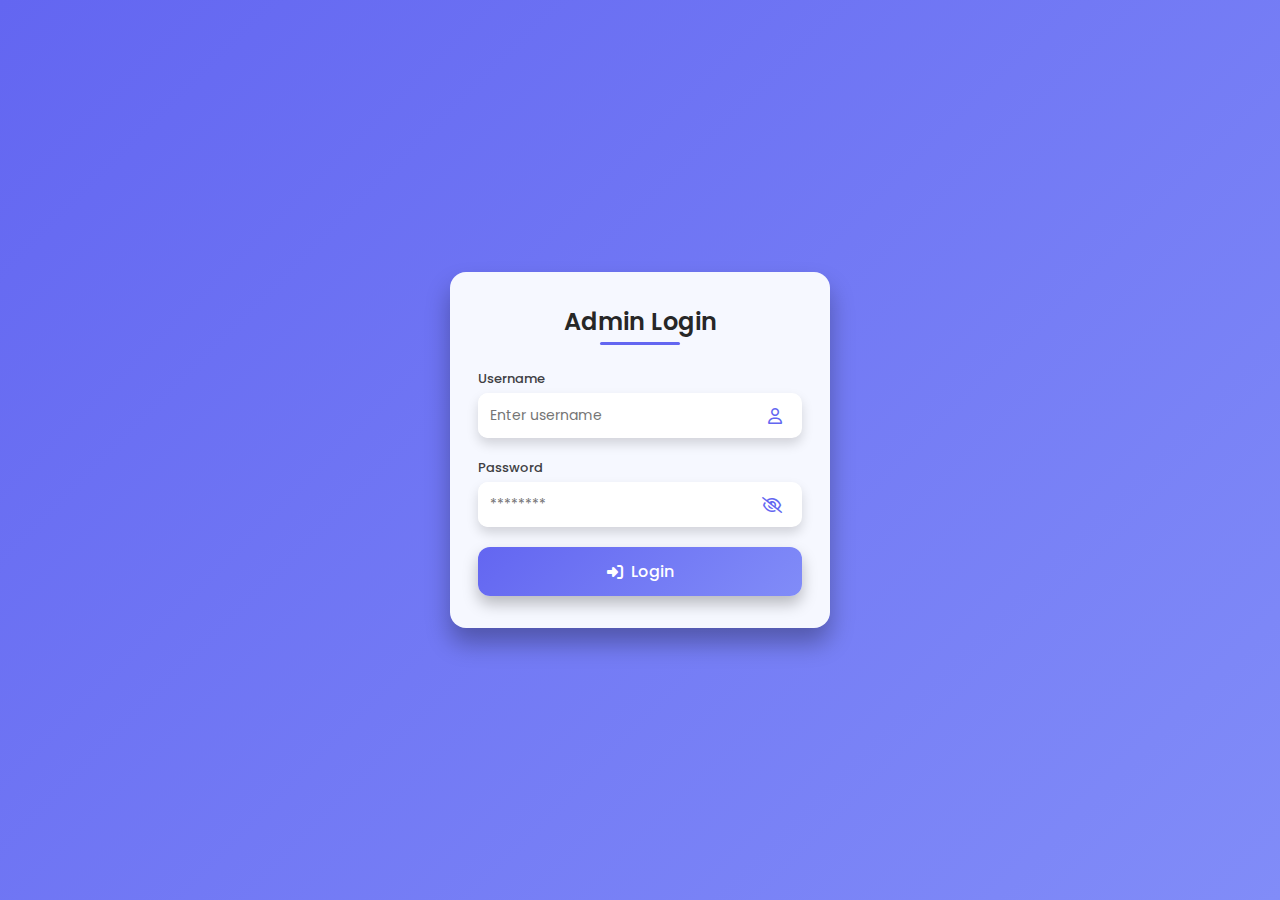
<file: src/admin/logina.html>
<!DOCTYPE html>
<html lang="en">
<head>
  <meta charset="UTF-8" />
  <meta name="viewport" content="width=device-width, initial-scale=1.0"/>
  <title>Admin Login</title>
  <link rel="stylesheet" href="https://cdnjs.cloudflare.com/ajax/libs/font-awesome/6.5.0/css/all.min.css"/>
  <link rel="stylesheet" href="/src/styles/style-login.css"/>
</head>
<body>
  <main id="form_container">
    <div id="form_header">
      <h1 id="form_title">Admin Login</h1>
    </div>

    <form id="login_form">
      <div id="input_container">

        <!-- Username -->
        <div class="input-box">
          <label for="username" class="form-label">Username</label>
          <div class="input-field">
            <input type="text" name="username" id="username" class="form-control" placeholder="Enter username">
            <i class="fa-regular fa-user"></i>
          </div>
          <span class="error"></span>
        </div>

        <!-- Password -->
        <div class="input-box">
          <label for="password" class="form-label">Password</label>
          <div class="input-field">
            <input type="password" name="password" id="password" class="form-control" placeholder="********">
            <i class="fa-regular fa-eye-slash password-icon"></i>
          </div>
          <span class="error"></span>
        </div>

      </div>

      <button type="submit" class="btn-default">
        <i class="fa-solid fa-right-to-bracket"></i>
        Login
      </button>
    </form>
  </main>

  <!-- Notification Panel -->
  <div id="loginMessage" class="login-message">
    <span class="icon"></span>
    <span class="text"></span>
  </div>

  <script src="/src/javascript/login.js" defer></script>
</body>
</html>
</file>
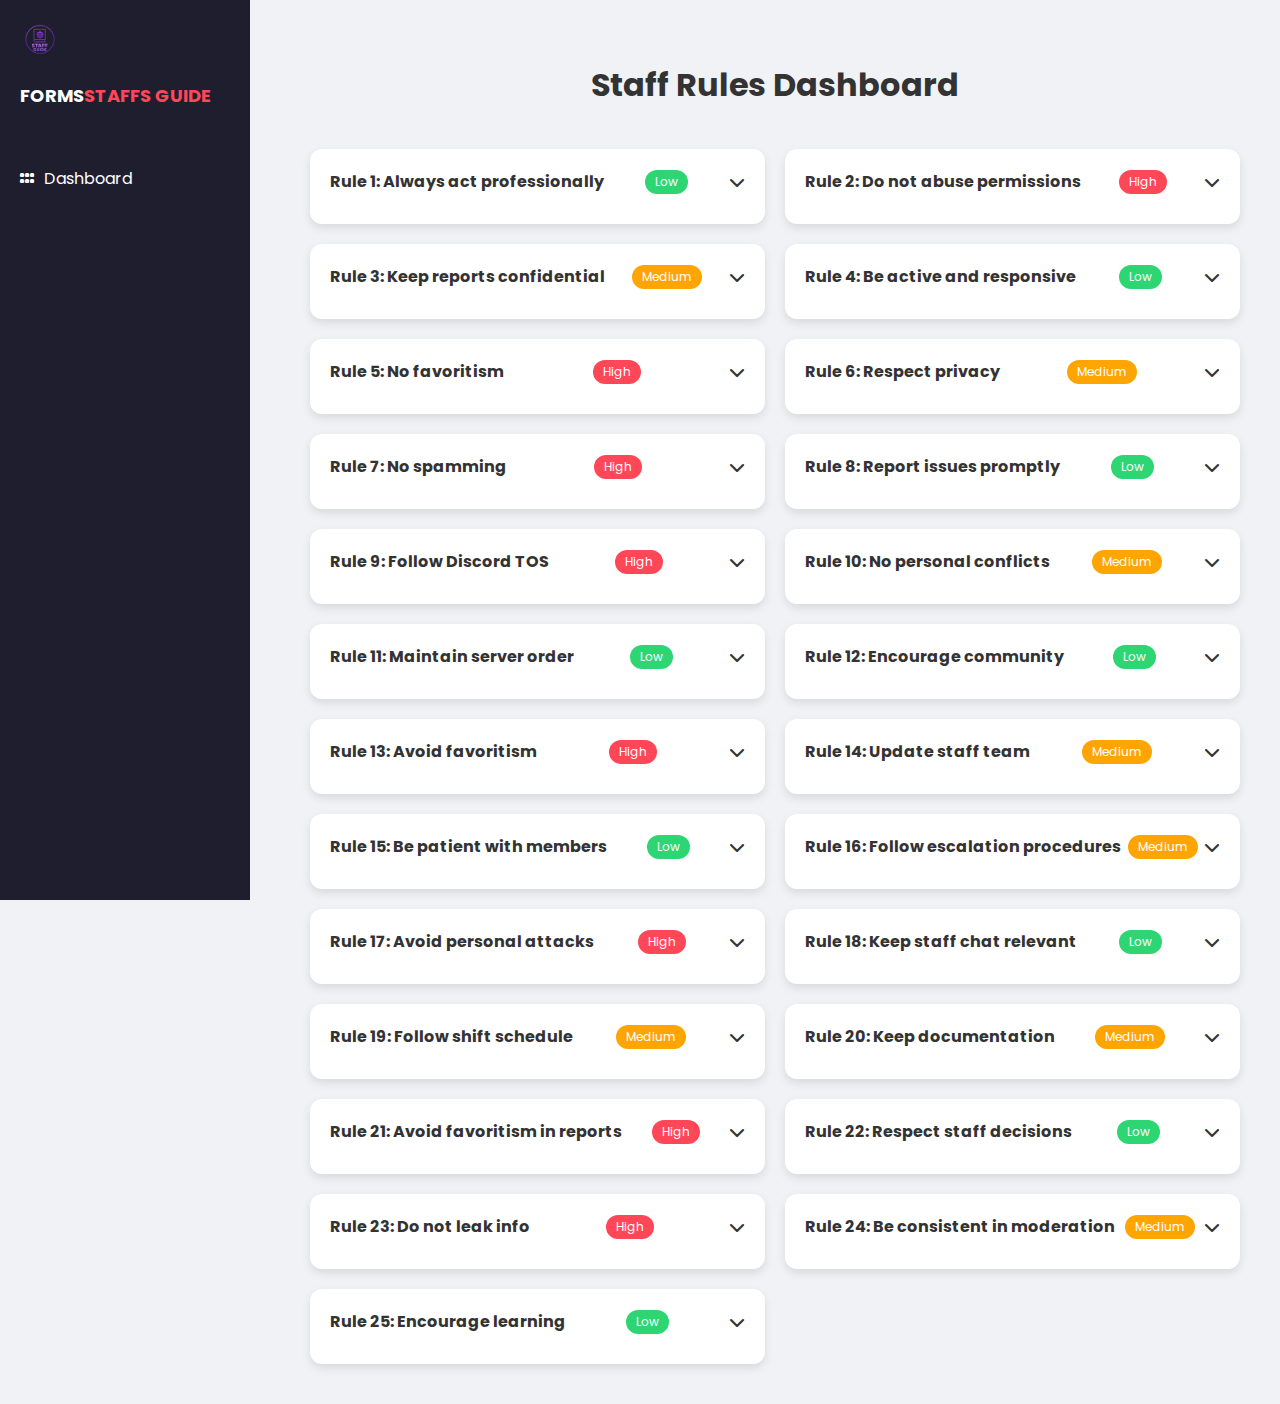
<file: src/html/rules_staff.html>
<!DOCTYPE html>
<html lang="en">
<head>
<meta charset="UTF-8">
<meta name="viewport" content="width=device-width, initial-scale=1.0">
<title>Staff Rules Dashboard</title>
<link rel="stylesheet" href="https://cdnjs.cloudflare.com/ajax/libs/font-awesome/6.5.0/css/all.min.css">
<link href="https://fonts.googleapis.com/css2?family=Poppins:wght@400;600;700&display=swap" rel="stylesheet">
<link rel="stylesheet" href="/src/styles/style_rules.css">
</head>
<body>

<aside>
    <div class="top">
        <div class="logo">
            <img src="/img/logo1.png" style="width:40px; margin-right:10px;">
            <h2>FORMS<span class="danger">STAFFS GUIDE</span></h2>
        </div>
    </div>
    <div class="sidebar">
        <a href="/src/admin/dashboard.html"><i class="fa-solid fa-grip"></i>Dashboard</a>
    </div>
</aside>
<main>
<h1>Staff Rules Dashboard</h1>
<div class="cards">

<!-- Regra 1 -->
<div class="card">
    <div class="header">
        <h3>Rule 1: Always act professionally</h3>
        <span class="badge green">Low</span>
        <i class="fa-solid fa-chevron-down"></i>
    </div>
    <div class="content">
        <p><strong>Description:</strong> Staff must behave professionally at all times, avoiding arguments, offensive language, or disruptive behavior.</p>
        <p><strong>Tolerance:</strong> Minor mistakes tolerated once; first incident triggers only a warning.</p>
        <p><strong>Punish:</strong> Repeated offenses lead to temporary suspension or removal.</p>
    </div>
</div>

<!-- Regra 2 -->
<div class="card">
    <div class="header">
        <h3>Rule 2: Do not abuse permissions</h3>
        <span class="badge red">High</span>
        <i class="fa-solid fa-chevron-down"></i>
    </div>
    <div class="content">
        <p><strong>Descrição:</strong> Staff must not misuse powers such as banning, muting, or deleting content without valid reason.</p>
        <p><strong>Tolerância:</strong> Accidental misuse tolerated once.</p>
        <p><strong>Punição:</strong> Investigation and possible removal from staff.</p>
    </div>
</div>

<!-- Regra 3 -->
<div class="card">
    <div class="header">
        <h3>Rule 3: Keep reports confidential</h3>
        <span class="badge yellow">Medium</span>
        <i class="fa-solid fa-chevron-down"></i>
    </div>
    <div class="content">
        <p><strong>Descrição:</strong> All reports, personal info, and sensitive discussions must remain private among staff.</p>
        <p><strong>Tolerância:</strong> Minor accidental leaks tolerated if reported immediately.</p>
        <p><strong>Punição:</strong> Repeated leaks result in removal.</p>
    </div>
</div>

<!-- Regra 4 -->
<div class="card">
    <div class="header">
        <h3>Rule 4: Be active and responsive</h3>
        <span class="badge green">Low</span>
        <i class="fa-solid fa-chevron-down"></i>
    </div>
    <div class="content">
        <p><strong>Descrição:</strong> Staff should maintain activity during shifts and respond to members promptly.</p>
        <p><strong>Tolerância:</strong> Short inactivity tolerated once if justified.</p>
        <p><strong>Punição:</strong> Repeated inactivity leads to review or reassignment.</p>
    </div>
</div>

<!-- Regra 5 -->
<div class="card">
    <div class="header">
        <h3>Rule 5: No favoritism</h3>
        <span class="badge red">High</span>
        <i class="fa-solid fa-chevron-down"></i>
    </div>
    <div class="content">
        <p><strong>Descrição:</strong> Staff must act fairly and avoid favoritism toward specific members.</p>
        <p><strong>Tolerância:</strong> Minor errors tolerated if corrected promptly.</p>
        <p><strong>Punição:</strong> Consistent favoritism leads to investigation and removal.</p>
    </div>
</div>

<!-- Regra 6 -->
<div class="card">
    <div class="header">
        <h3>Rule 6: Respect privacy</h3>
        <span class="badge yellow">Medium</span>
        <i class="fa-solid fa-chevron-down"></i>
    </div>
    <div class="content">
        <p><strong>Descrição:</strong> Do not share members’ personal info or private messages.</p>
        <p><strong>Tolerância:</strong> Minor accidental sharing tolerated once.</p>
        <p><strong>Punição:</strong> Repeated violations result in suspension or removal.</p>
    </div>
</div>

<!-- Regra 7 -->
<div class="card">
    <div class="header">
        <h3>Rule 7: No spamming</h3>
        <span class="badge red">High</span>
        <i class="fa-solid fa-chevron-down"></i>
    </div>
    <div class="content">
        <p><strong>Descrição:</strong> Staff must not spam channels or staff chat.</p>
        <p><strong>Tolerância:</strong> Minor accidental double posts tolerated once.</p>
        <p><strong>Punição:</strong> Repeated spamming leads to removal.</p>
    </div>
</div>

<!-- Regra 8 -->
<div class="card">
    <div class="header">
        <h3>Rule 8: Report issues promptly</h3>
        <span class="badge green">Low</span>
        <i class="fa-solid fa-chevron-down"></i>
    </div>
    <div class="content">
        <p><strong>Descrição:</strong> Report incidents, rule violations, or suspicious activity immediately.</p>
        <p><strong>Tolerância:</strong> Slight delay tolerated once if reasonable explanation.</p>
        <p><strong>Punição:</strong> Repeated negligence may lead to review or warning.</p>
    </div>
</div>

<!-- Regra 9 -->
<div class="card">
    <div class="header">
        <h3>Rule 9: Follow Discord TOS</h3>
        <span class="badge red">High</span>
        <i class="fa-solid fa-chevron-down"></i>
    </div>
    <div class="content">
        <p><strong>Descrição:</strong> Staff must follow Discord Terms of Service and guidelines.</p>
        <p><strong>Tolerância:</strong> None — must always comply.</p>
        <p><strong>Punição:</strong> Immediate investigation and removal if violated.</p>
    </div>
</div>

<!-- Regra 10 -->
<div class="card">
    <div class="header">
        <h3>Rule 10: No personal conflicts</h3>
        <span class="badge yellow">Medium</span>
        <i class="fa-solid fa-chevron-down"></i>
    </div>
    <div class="content">
        <p><strong>Descrição:</strong> Do not let personal conflicts affect moderation decisions.</p>
        <p><strong>Tolerância:</strong> Minor slip-ups tolerated if reported and corrected.</p>
        <p><strong>Punição:</strong> Repeated conflicts lead to review or removal.</p>
    </div>
</div>

<!-- Regra 11 -->
<div class="card">
    <div class="header">
        <h3>Rule 11: Maintain server order</h3>
        <span class="badge green">Low</span>
        <i class="fa-solid fa-chevron-down"></i>
    </div>
    <div class="content">
        <p><strong>Descrição:</strong> Organize channels, keep them tidy, and remove unnecessary clutter.</p>
        <p><strong>Tolerância:</strong> Minor lapses tolerated once.</p>
        <p><strong>Punição:</strong> Repeated negligence leads to warning or reassignment.</p>
    </div>
</div>

<!-- Regra 12 -->
<div class="card">
    <div class="header">
        <h3>Rule 12: Encourage community</h3>
        <span class="badge green">Low</span>
        <i class="fa-solid fa-chevron-down"></i>
    </div>
    <div class="content">
        <p><strong>Descrição:</strong> Promote positive interactions and help newcomers integrate.</p>
        <p><strong>Tolerância:</strong> Minor missed opportunities tolerated once.</p>
        <p><strong>Punição:</strong> Repeated failure leads to coaching or review.</p>
    </div>
</div>

<!-- Regra 13 -->
<div class="card">
    <div class="header">
        <h3>Rule 13: Avoid favoritism</h3>
        <span class="badge red">High</span>
        <i class="fa-solid fa-chevron-down"></i>
    </div>
    <div class="content">
        <p><strong>Descrição:</strong> Do not treat friends or specific members differently in moderation decisions.</p>
        <p><strong>Tolerância:</strong> Small accidental bias tolerated once.</p>
        <p><strong>Punição:</strong> Repeated favoritism leads to removal.</p>
    </div>
</div>

<!-- Regra 14 -->
<div class="card">
    <div class="header">
        <h3>Rule 14: Update staff team</h3>
        <span class="badge yellow">Medium</span>
        <i class="fa-solid fa-chevron-down"></i>
    </div>
    <div class="content">
        <p><strong>Descrição:</strong> Inform staff of schedule changes, role updates, or shift swaps promptly.</p>
        <p><strong>Tolerância:</strong> Minor delay tolerated if justified.</p>
        <p><strong>Punição:</strong> Repeated failure leads to review.</p>
    </div>
</div>

<!-- Regra 15 -->
<div class="card">
    <div class="header">
        <h3>Rule 15: Be patient with members</h3>
        <span class="badge green">Low</span>
        <i class="fa-solid fa-chevron-down"></i>
    </div>
    <div class="content">
        <p><strong>Descrição:</strong> Respond calmly and politely to members, even in difficult situations.</p>
        <p><strong>Tolerância:</strong> Minor impatience tolerated once.</p>
        <p><strong>Punição:</strong> Repeated rude behavior leads to warning.</p>
    </div>
</div>

<!-- Regra 16 -->
<div class="card">
    <div class="header">
        <h3>Rule 16: Follow escalation procedures</h3>
        <span class="badge yellow">Medium</span>
        <i class="fa-solid fa-chevron-down"></i>
    </div>
    <div class="content">
        <p><strong>Descrição:</strong> Escalate incidents to senior staff if necessary instead of handling alone.</p>
        <p><strong>Tolerância:</strong> Minor misjudgment tolerated once.</p>
        <p><strong>Punição:</strong> Repeated mistakes lead to coaching or review.</p>
    </div>
</div>

<!-- Regra 17 -->
<div class="card">
    <div class="header">
        <h3>Rule 17: Avoid personal attacks</h3>
        <span class="badge red">High</span>
        <i class="fa-solid fa-chevron-down"></i>
    </div>
    <div class="content">
        <p><strong>Descrição:</strong> Staff must never attack or insult members personally.</p>
        <p><strong>Tolerância:</strong> None — always maintain professionalism.</p>
        <p><strong>Punição:</strong> Immediate removal or suspension if violated.</p>
    </div>
</div>

<!-- Regra 18 -->
<div class="card">
    <div class="header">
        <h3>Rule 18: Keep staff chat relevant</h3>
        <span class="badge green">Low</span>
        <i class="fa-solid fa-chevron-down"></i>
    </div>
    <div class="content">
        <p><strong>Descrição:</strong> Use staff channels only for official discussions and moderation purposes.</p>
        <p><strong>Tolerância:</strong> Minor off-topic chat tolerated occasionally.</p>
        <p><strong>Punição:</strong> Repeated irrelevant posts may lead to warning.</p>
    </div>
</div>

<!-- Regra 19 -->
<div class="card">
    <div class="header">
        <h3>Rule 19: Follow shift schedule</h3>
        <span class="badge yellow">Medium</span>
        <i class="fa-solid fa-chevron-down"></i>
    </div>
    <div class="content">
        <p><strong>Descrição:</strong> Be present during assigned shifts and inform replacements if absent.</p>
        <p><strong>Tolerância:</strong> Single missed shift tolerated if justified.</p>
        <p><strong>Punição:</strong> Repeated absence leads to review or removal.</p>
    </div>
</div>

<!-- Regra 20 -->
<div class="card">
    <div class="header">
        <h3>Rule 20: Keep documentation</h3>
        <span class="badge yellow">Medium</span>
        <i class="fa-solid fa-chevron-down"></i>
    </div>
    <div class="content">
        <p><strong>Descrição:</strong> Document important incidents, decisions, and actions for future reference.</p>
        <p><strong>Tolerância:</strong> Minor omissions tolerated if corrected quickly.</p>
        <p><strong>Punição:</strong> Repeated negligence leads to review.</p>
    </div>
</div>

<!-- Regra 21 -->
<div class="card">
    <div class="header">
        <h3>Rule 21: Avoid favoritism in reports</h3>
        <span class="badge red">High</span>
        <i class="fa-solid fa-chevron-down"></i>
    </div>
    <div class="content">
        <p><strong>Descrição:</strong> Reports and moderation actions must remain impartial.</p>
        <p><strong>Tolerância:</strong> Small accidental bias tolerated once.</p>
        <p><strong>Punição:</strong> Repeated favoritism leads to removal.</p>
    </div>
</div>

<!-- Regra 22 -->
<div class="card">
    <div class="header">
        <h3>Rule 22: Respect staff decisions</h3>
        <span class="badge green">Low</span>
        <i class="fa-solid fa-chevron-down"></i>
    </div>
    <div class="content">
        <p><strong>Descrição:</strong> Accept decisions from senior staff, even if you disagree privately.</p>
        <p><strong>Tolerância:</strong> Minor disagreement tolerated if not public.</p>
        <p><strong>Punição:</strong> Repeated defiance leads to warning.</p>
    </div>
</div>

<!-- Regra 23 -->
<div class="card">
    <div class="header">
        <h3>Rule 23: Do not leak info</h3>
        <span class="badge red">High</span>
        <i class="fa-solid fa-chevron-down"></i>
    </div>
    <div class="content">
        <p><strong>Descrição:</strong> Confidential info about members, reports, or staff should never be shared externally.</p>
        <p><strong>Tolerância:</strong> None — must always comply.</p>
        <p><strong>Punição:</strong> Immediate removal from staff team.</p>
    </div>
</div>

<!-- Regra 24 -->
<div class="card">
    <div class="header">
        <h3>Rule 24: Be consistent in moderation</h3>
        <span class="badge yellow">Medium</span>
        <i class="fa-solid fa-chevron-down"></i>
    </div>
    <div class="content">
        <p><strong>Descrição:</strong> Apply server rules consistently for all members.</p>
        <p><strong>Tolerância:</strong> Minor unintentional inconsistencies tolerated once.</p>
        <p><strong>Punição:</strong> Repeated inconsistencies lead to review or coaching.</p>
    </div>
</div>

<!-- Regra 25 -->
<div class="card">
    <div class="header">
        <h3>Rule 25: Encourage learning</h3>
        <span class="badge green">Low</span>
        <i class="fa-solid fa-chevron-down"></i>
    </div>
    <div class="content">
        <p><strong>Descrição:</strong> Help new staff members learn procedures, rules, and best practices.</p>
        <p><strong>Tolerância:</strong> Minor lapses in guidance tolerated once.</p>
        <p><strong>Punição:</strong> Repeated neglect leads to reminder or coaching.</p>
    </div>
</div>

</div>
</main>

<script>
// Toggle cards
const cards = document.querySelectorAll('.card');
cards.forEach(card => {
    card.addEventListener('click', () => {
        card.classList.toggle('active');
        const content = card.querySelector('.content');
        if(content.style.maxHeight){
            content.style.maxHeight = null;
        } else {
            content.style.maxHeight = content.scrollHeight + "px";
        }
    });
});
</script>

</body>
</html>
</file>
<file: src/styles/style-login.css>
@import url('https://fonts.googleapis.com/css2?family=Poppins:wght@300;400;500;600&display=swap');

/* === RESET === */
* {
    margin: 0;
    padding: 0;
    box-sizing: border-box;
    font-family: 'Poppins', sans-serif;
}

/* === BODY === */
body {
    display: flex;
    justify-content: center;
    align-items: center;
    min-height: 100vh;
    background: linear-gradient(135deg, #6366f1, #818cf8);
}

/* === FORM CONTAINER === */
#form_container {
    display: flex;
    flex-direction: column;
    gap: 20px;
    background-color: #f6f8ff;
    padding: 32px 28px;
    border-radius: 16px;
    box-shadow: 0 15px 25px rgba(0,0,0,0.3);
    width: 380px;
    transition: transform 0.3s ease, box-shadow 0.3s ease;
}

#form_container:hover {
    transform: translateY(-5px);
    box-shadow: 0 20px 35px rgba(0,0,0,0.35);
}

/* === HEADER === */
#form_header {
    text-align: center;
    margin-bottom: 10px;
}

#form_title {
    font-weight: 600;
    color: #272727;
    font-size: 24px;
    position: relative;
}

#form_title::after {
    content: '';
    position: absolute;
    width: 80px;
    height: 3px;
    border-radius: 30px;
    background-color: #6366f1;
    left: 50%;
    transform: translateX(-50%);
    bottom: -6px;
}

/* === FORM === */
#login_form {
    display: flex;
    flex-direction: column;
    gap: 20px;
}

#input_container {
    display: grid;
    gap: 20px;
}

/* === INPUTS === */
.input-box .form-label {
    font-size: 13px;
    color: #404044;
    font-weight: 500;
    margin-bottom: 4px;
    display: block;
}

.input-field {
    display: flex;
    align-items: center;
    background-color: #fff;
    border-radius: 10px;
    box-shadow: 0 6px 12px rgba(0,0,0,0.15);
    padding-right: 10px;
    transition: all 0.3s ease;
}

.input-field i {
    color: #6366f1;
    font-size: 16px;
    padding: 0 10px;
}

.form-control {
    padding: 12px;
    width: 100%;
    border: none;
    border-radius: 10px;
    font-size: 14px;
    transition: all 0.2s ease;
}

.form-control:focus {
    outline: none;
    box-shadow: 0 0 0 2px #6366f1;
}

.input-field .password-icon:hover {
    cursor: pointer;
    color: #22c55e;
}

.input-box .input-field:focus-within {
    outline: 2px solid #6366f1;
}

/* === ERROS === */
.error {
    color: #dc2626;
    font-size: 12px;
    margin-top: 4px;
}

.input-box.invalid .form-label { color: #dc2626; }
.input-box.invalid .input-field { border: 1px solid #dc2626; }
.input-box.valid .form-label { color: #22c55e; }
.input-box.valid .input-field { border: 1px solid #22c55e; }

/* === BUTTON === */
.btn-default {
    background: linear-gradient(135deg, #6366f1, #818cf8);
    display: flex;
    align-items: center;
    justify-content: center;
    border: none;
    padding: 12px 0;
    border-radius: 12px;
    font-size: 16px;
    font-weight: 500;
    color: #fff;
    cursor: pointer;
    gap: 8px;
    box-shadow: 0 8px 15px rgba(0,0,0,0.25);
    transition: background 0.3s ease, transform 0.2s;
}

.btn-default:hover {
    background: linear-gradient(135deg, #818cf8, #6366f1);
    transform: translateY(-2px);
}

/* === MENSAGEM PANEL === */
#loginMessage {
    position: fixed;
    top: 20px;
    left: 50%;
    transform: translateX(-50%);
    padding: 14px 22px;
    border-radius: 12px;
    font-size: 14px;
    color: #fff;
    display: none;
    align-items: center;
    gap: 10px;
    z-index: 9999;
    box-shadow: 0 8px 20px rgba(0,0,0,0.3);
    font-weight: 500;
}

#loginMessage.success {
    background-color: #22c55e;
}

#loginMessage.error {
    background-color: #dc2626;
}

/* === ANIMAÇÕES === */
@keyframes slideIn {
    from { opacity: 0; transform: translateY(-20px); }
    to { opacity: 1; transform: translateY(0); }
}

@keyframes slideOut {
    from { opacity: 1; transform: translateY(0); }
    to { opacity: 0; transform: translateY(-20px); }
}

/* === RESPONSIVIDADE === */
@media screen and (max-width: 500px) {
    #form_container {
        width: 90%;
        padding: 32px 24px;
    }

    #input_container {
        gap: 18px;
    }

    .form-control {
        font-size: 13px;
    }

    .btn-default {
        font-size: 15px;
    }
}
</file>
<file: src/styles/style_rules.css>
/* RESET E BASE */
body {
    font-family: 'Poppins', sans-serif;
    margin:0; 
    background:#f0f2f5; 
    color:#333;
}

/* ASIDE / SIDEBAR */
aside {
    position: fixed; 
    width:250px; 
    height:100%; 
    background:#1e1e2f; 
    color:#fff; 
    display:flex; 
    flex-direction:column;
}
aside .top { padding:20px; display:flex; align-items:center; justify-content:space-between; }
aside .logo h2 { font-size:18px; }
aside .logo .danger { color:#ff4757; }
.sidebar { flex:1; display:flex; flex-direction:column; padding:10px 0; }
.sidebar a { display:flex; align-items:center; padding:12px 20px; color:#fff; text-decoration:none; margin-bottom:5px; border-radius:8px; transition:0.3s; }
.sidebar a:hover, .sidebar a.active { background:#ff4757; }
.sidebar i { margin-right:10px; }

/* MAIN / CARDS */
main { margin-left:270px; padding:40px; }
h1 { text-align:center; margin-bottom:40px; }

.cards { display:grid; grid-template-columns: repeat(auto-fit, minmax(300px, 1fr)); gap:20px; }

.card {
    background:#fff; 
    border-radius:12px; 
    padding:20px; 
    box-shadow:0 4px 10px rgba(0,0,0,0.1); 
    transition:0.3s; 
    cursor:pointer; 
    overflow:hidden; 
    position:relative; 
}
.card:hover { transform:translateY(-5px); box-shadow:0 8px 20px rgba(0,0,0,0.2); }

.card .header { display:flex; justify-content:space-between; align-items:center; }
.card .header h3 { margin:0; font-size:16px; }
.card .badge { padding:3px 10px; border-radius:12px; font-size:12px; color:#fff; }
.badge.green { background:#2ed573; }
.badge.yellow { background:#ffa502; }
.badge.red { background:#ff4757; }

.card .content { max-height:0; overflow:hidden; transition:max-height 0.3s ease; margin-top:10px; }
.card .content p { margin:8px 0; font-size:14px; }
.card .content p strong { display:block; margin-bottom:3px; }

.card .fa-chevron-down { transition:0.3s; }
.card.active .fa-chevron-down { transform:rotate(180deg); }
</file>
